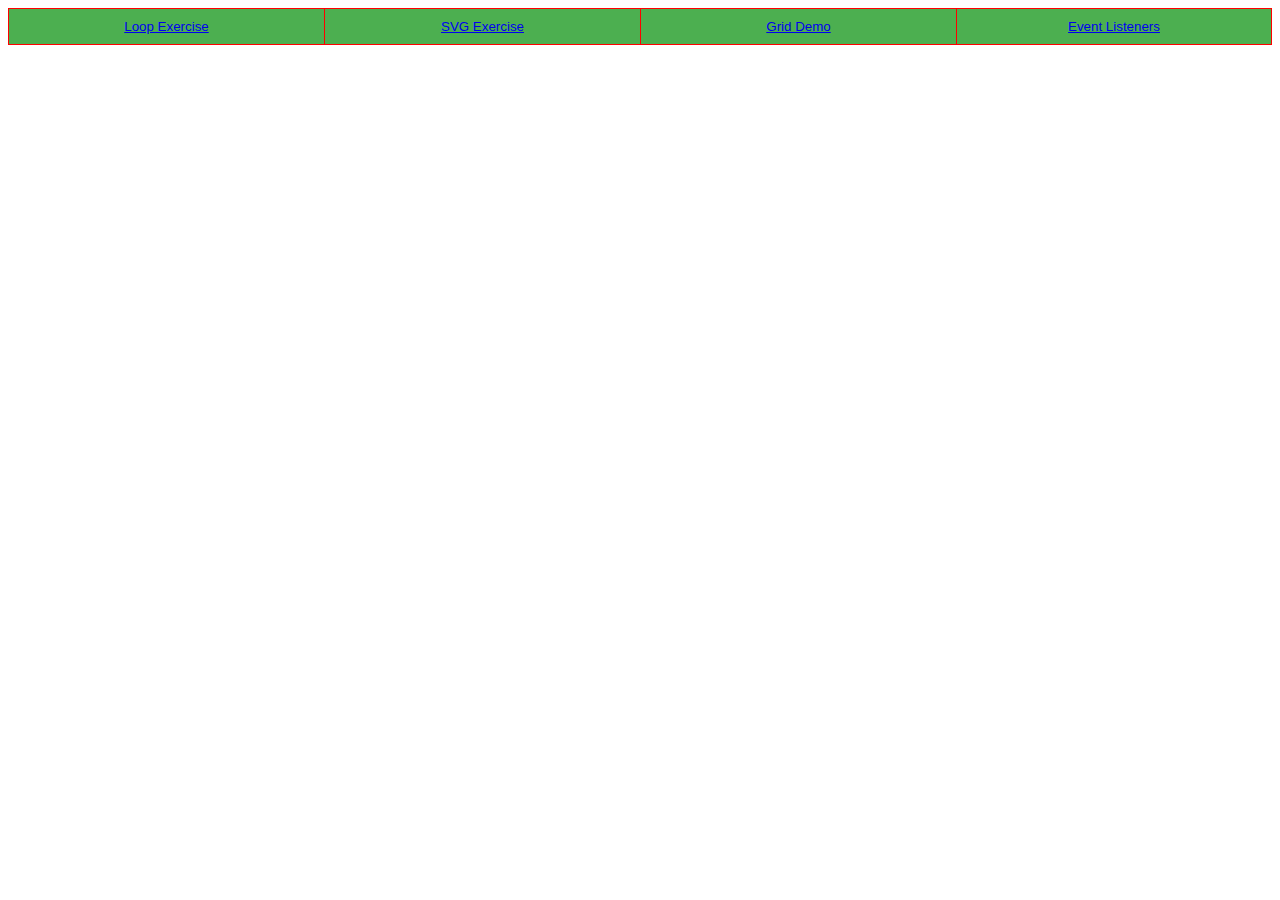
<file: Documentation/index.html>
<!DOCTYPE html>
<html lang="en">
<head>
  <link rel="stylesheet" href="stylesheet.css">
  <meta charset="UTF-8">
  <meta name="viewport" content="width=device-width, initial-scale=1.0">
  <meta http-equiv="X-UA-Compatible" content="ie=edge">
  <title>Document</title>
</head>

  <body>

    <div class="btn-group" style="width:100%">
      <button style="width:25%"><a href="loop/index.html">Loop Exercise</a></button>
      <button style="width:25%"><a href="SVG/svgindex.html">SVG Exercise</a></button>
      <button style="width:25%"><a href="Grid/index.html">Grid Demo</a></button>
      <button style="width:25%"><a href="Event/index.html">Event Listeners</a></button>
    </div>

  </body>
</html>
</file>
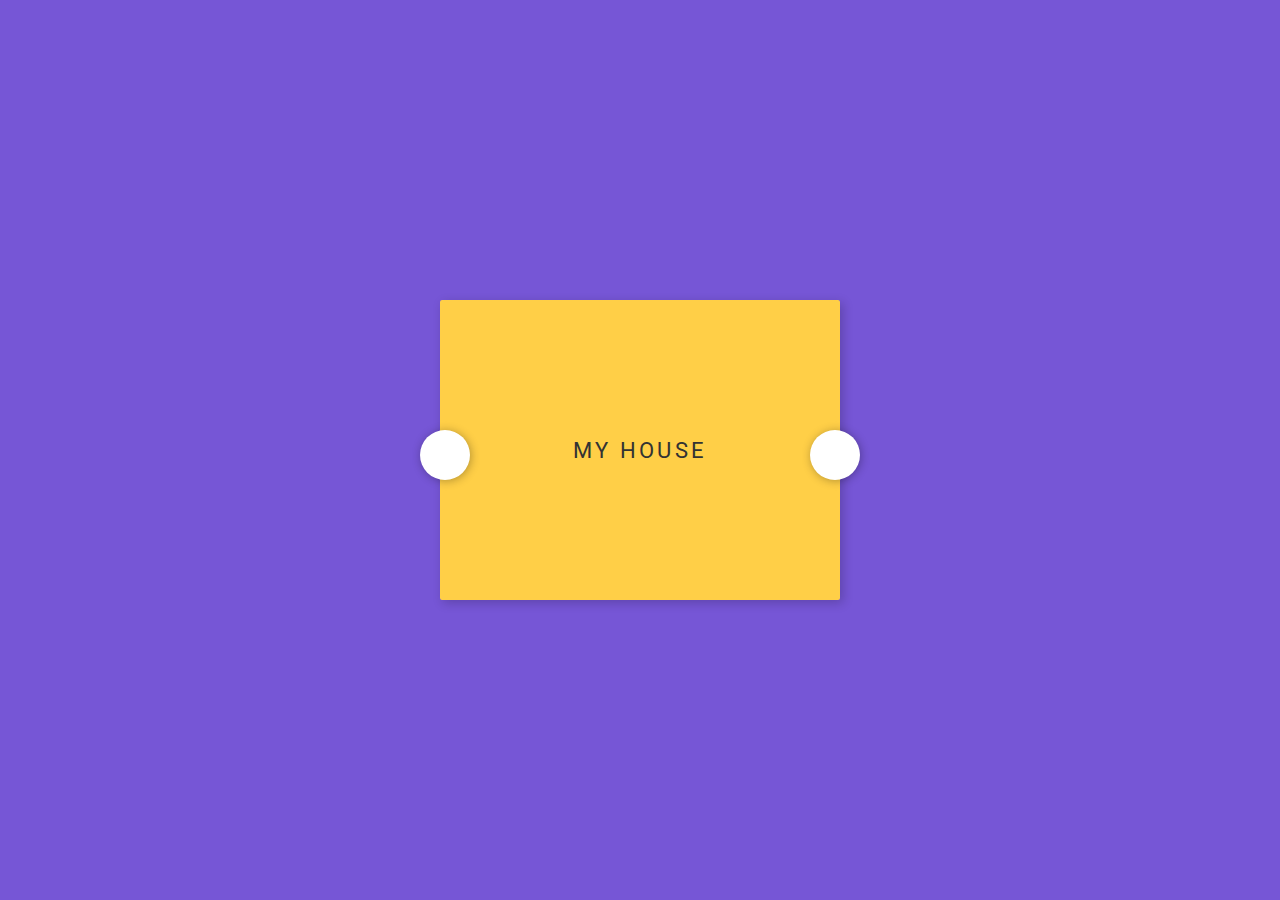
<file: Laurelhouse/index.html>
<!DOCTYPE html>
<html lang="en">
<head>
  <link rel="stylesheet" href="stylesheet.css">
  <meta charset="UTF-8">
  <meta name="viewport" content="width=device-width, initial-scale=1.0">
  <meta http-equiv="X-UA-Compatible" content="ie=edge">
  <title>Document</title>
</head>
<body>
  <div id="slider" class="slider">
  <div class="wrapper">
    <div id="slides" class="slides">
      <span class="slide">MY HOUSE</span>
      <span class="slide">IS THE</span>
      <span class="slide">OBJECT</span>
      <span class="slide">OF THE</span>
      <span class="slide">SUBJECT</span>
    </div>
  </div>
  <a id="prev" class="control prev"></a>
  <a id="next" class="control next"></a>
</div>
<script src="script.js"></script>
</body>
</html>
</file>
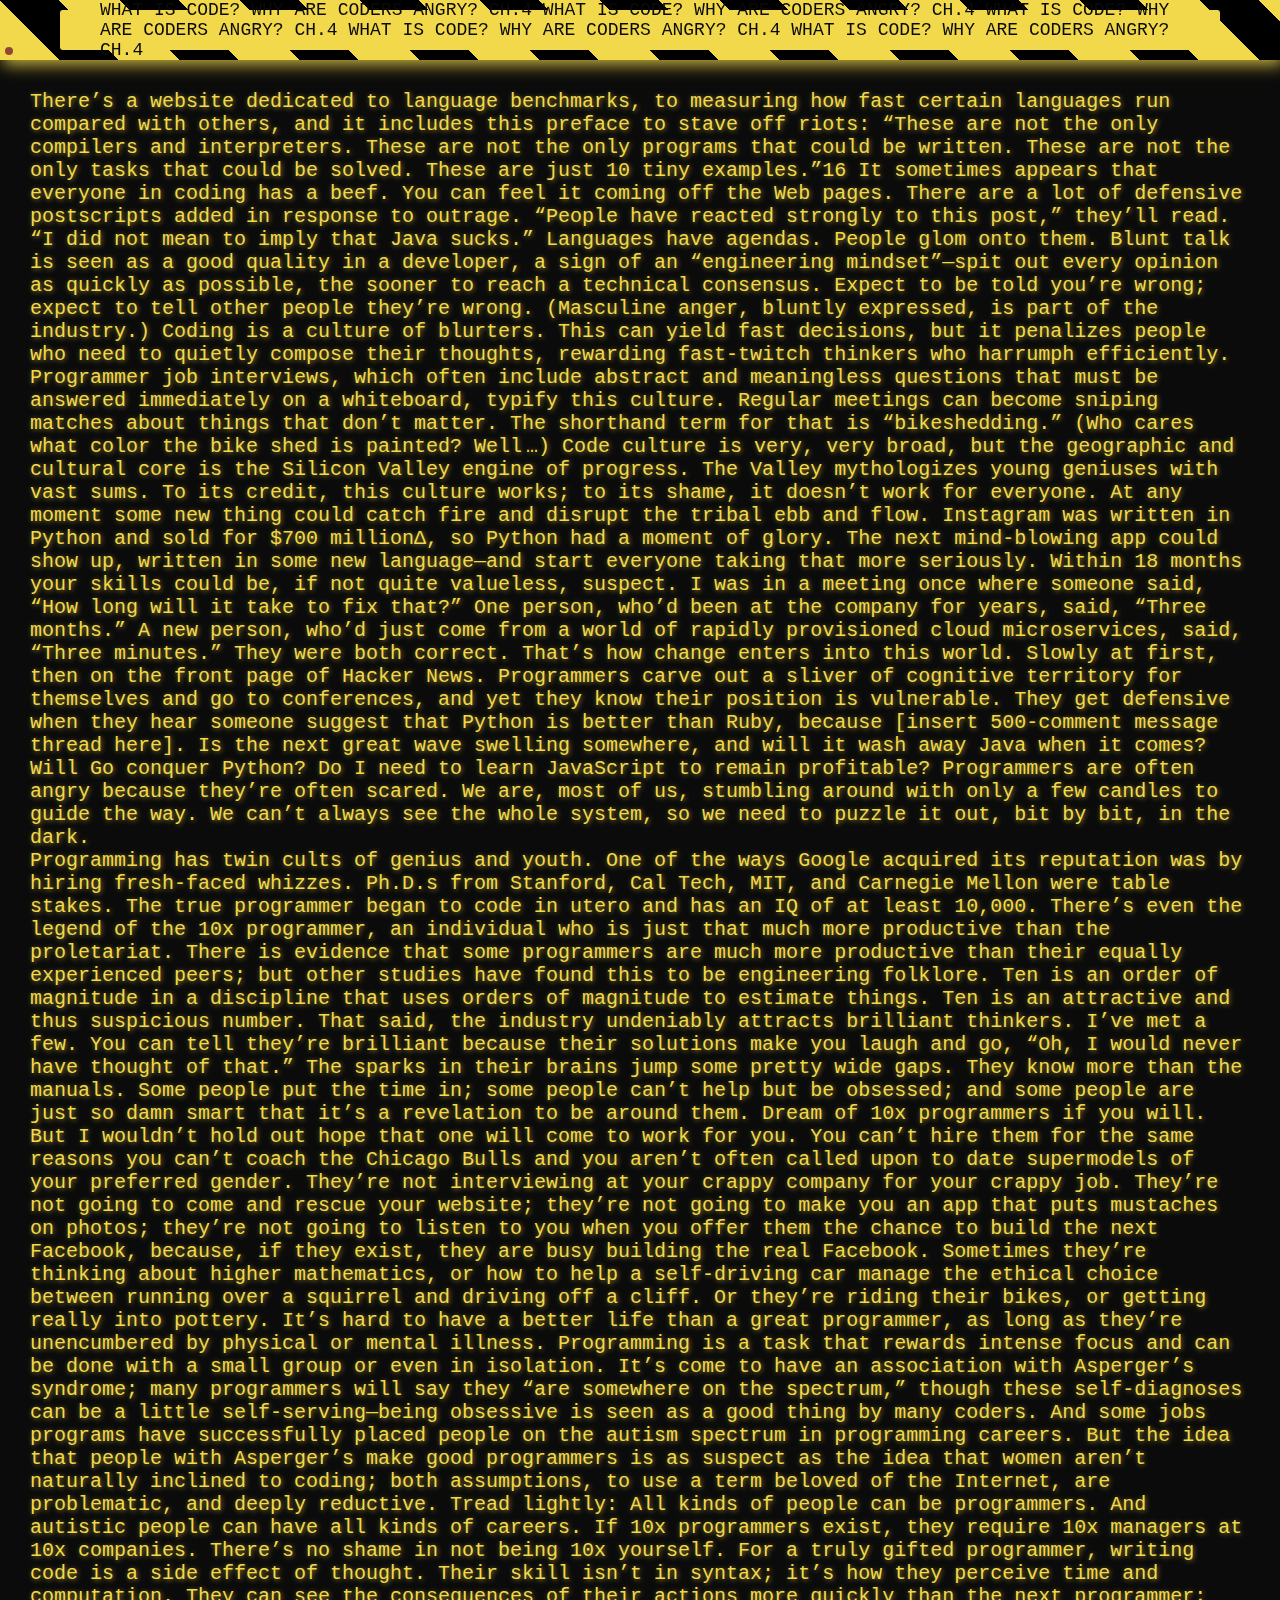
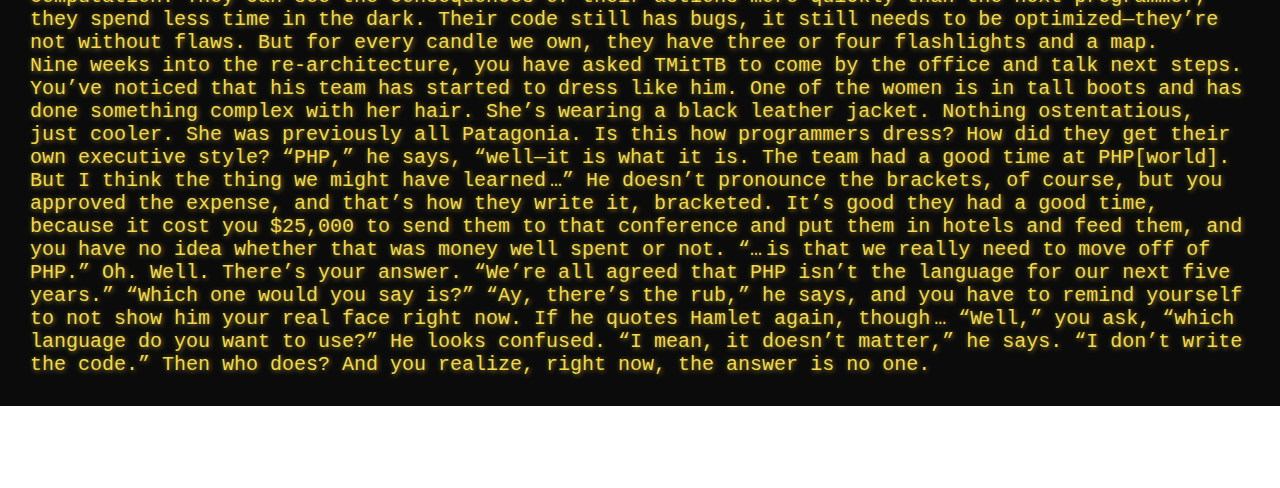
<file: project1/index.html>
<!DOCTYPE html>
<html lang="en">
<head>
  <link rel="stylesheet" href="style.css">
  <meta charset="UTF-8">
  <meta name="viewport" content="width=device-width, initial-scale=1.0">
  <meta http-equiv="X-UA-Compatible" content="ie=edge">
  <title>Document</title>

</head>
<body>
  <div class="biohazard-header">
  <div class="pin"></div>
  <div class="header-container">
    <div class="left">
      <i class="logo fas fa-biohazard"></i>
      WHAT IS CODE? WHY ARE CODERS ANGRY? CH.4
      WHAT IS CODE? WHY ARE CODERS ANGRY? CH.4
      WHAT IS CODE? WHY ARE CODERS ANGRY? CH.4
      WHAT IS CODE? WHY ARE CODERS ANGRY? CH.4
      WHAT IS CODE? WHY ARE CODERS ANGRY? CH.4
    </div>
    <div class="right">
    </div>
  </div>
</div>
<div class="content">
  <p>There’s a website dedicated to language benchmarks, to measuring how fast certain languages run compared with others, and it includes this preface to stave off riots: “These are not the only compilers and interpreters. These are not the only programs that could be written. These are not the only tasks that could be solved. These are just 10 tiny examples.”16

It sometimes appears that everyone in coding has a beef. You can feel it coming off the Web pages. There are a lot of defensive postscripts added in response to outrage. “People have reacted strongly to this post,” they’ll read. “I did not mean to imply that Java sucks.”

Languages have agendas. People glom onto them. Blunt talk is seen as a good quality in a developer, a sign of an “engineering mindset”—spit out every opinion as quickly as possible, the sooner to reach a technical consensus. Expect to be told you’re wrong; expect to tell other people they’re wrong. (Masculine anger, bluntly expressed, is part of the industry.)


Coding is a culture of blurters. This can yield fast decisions, but it penalizes people who need to quietly compose their thoughts, rewarding fast-twitch thinkers who harrumph efficiently. Programmer job interviews, which often include abstract and meaningless questions that must be answered immediately on a whiteboard, typify this culture. Regular meetings can become sniping matches about things that don’t matter. The shorthand term for that is “bikeshedding.” (Who cares what color the bike shed is painted? Well …)

Code culture is very, very broad, but the geographic and cultural core is the Silicon Valley engine of progress. The Valley mythologizes young geniuses with vast sums. To its credit, this culture works; to its shame, it doesn’t work for everyone.


At any moment some new thing could catch fire and disrupt the tribal ebb and flow. Instagram was written in Python and sold for $700 millionΔ, so Python had a moment of glory. The next mind-blowing app could show up, written in some new language—and start everyone taking that more seriously. Within 18 months your skills could be, if not quite valueless, suspect.

I was in a meeting once where someone said, “How long will it take to fix that?” One person, who’d been at the company for years, said, “Three months.” A new person, who’d just come from a world of rapidly provisioned cloud microservices, said, “Three minutes.” They were both correct. That’s how change enters into this world. Slowly at first, then on the front page of Hacker News.


Programmers carve out a sliver of cognitive territory for themselves and go to conferences, and yet they know their position is vulnerable. They get defensive when they hear someone suggest that Python is better than Ruby, because [insert 500-comment message thread here]. Is the next great wave swelling somewhere, and will it wash away Java when it comes? Will Go conquer Python? Do I need to learn JavaScript to remain profitable? Programmers are often angry because they’re often scared. We are, most of us, stumbling around with only a few candles to guide the way. We can’t always see the whole system, so we need to puzzle it out, bit by bit, in the dark.</p>
  <p>Programming has twin cults of genius and youth. One of the ways Google acquired its reputation was by hiring fresh-faced whizzes. Ph.D.s from Stanford, Cal Tech, MIT, and Carnegie Mellon were table stakes. The true programmer began to code in utero and has an IQ of at least 10,000.

There’s even the legend of the 10x programmer, an individual who is just that much more productive than the proletariat. There is evidence that some programmers are much more productive than their equally experienced peers; but other studies have found this to be engineering folklore. Ten is an order of magnitude in a discipline that uses orders of magnitude to estimate things. Ten is an attractive and thus suspicious number.

That said, the industry undeniably attracts brilliant thinkers. I’ve met a few. You can tell they’re brilliant because their solutions make you laugh and go, “Oh, I would never have thought of that.” The sparks in their brains jump some pretty wide gaps. They know more than the manuals. Some people put the time in; some people can’t help but be obsessed; and some people are just so damn smart that it’s a revelation to be around them.

Dream of 10x programmers if you will. But I wouldn’t hold out hope that one will come to work for you. You can’t hire them for the same reasons you can’t coach the Chicago Bulls and you aren’t often called upon to date supermodels of your preferred gender. They’re not interviewing at your crappy company for your crappy job. They’re not going to come and rescue your website; they’re not going to make you an app that puts mustaches on photos; they’re not going to listen to you when you offer them the chance to build the next Facebook, because, if they exist, they are busy building the real Facebook. Sometimes they’re thinking about higher mathematics, or how to help a self-driving car manage the ethical choice between running over a squirrel and driving off a cliff. Or they’re riding their bikes, or getting really into pottery. It’s hard to have a better life than a great programmer, as long as they’re unencumbered by physical or mental illness.

Programming is a task that rewards intense focus and can be done with a small group or even in isolation. It’s come to have an association with Asperger’s syndrome; many programmers will say they “are somewhere on the spectrum,” though these self-diagnoses can be a little self-serving—being obsessive is seen as a good thing by many coders. And some jobs programs have successfully placed people on the autism spectrum in programming careers. But the idea that people with Asperger’s make good programmers is as suspect as the idea that women aren’t naturally inclined to coding; both assumptions, to use a term beloved of the Internet, are problematic, and deeply reductive. Tread lightly: All kinds of people can be programmers. And autistic people can have all kinds of careers.

If 10x programmers exist, they require 10x managers at 10x companies. There’s no shame in not being 10x yourself.

For a truly gifted programmer, writing code is a side effect of thought. Their skill isn’t in syntax; it’s how they perceive time and computation. They can see the consequences of their actions more quickly than the next programmer; they spend less time in the dark. Their code still has bugs, it still needs to be optimized—they’re not without flaws. But for every candle we own, they have three or four flashlights and a map.</p>
  <p>Nine weeks into the re-architecture, you have asked TMitTB to come by the office and talk next steps.

You’ve noticed that his team has started to dress like him. One of the women is in tall boots and has done something complex with her hair. She’s wearing a black leather jacket. Nothing ostentatious, just cooler. She was previously all Patagonia. Is this how programmers dress? How did they get their own executive style?

“PHP,” he says, “well—it is what it is. The team had a good time at PHP[world]. But I think the thing we might have learned …”

He doesn’t pronounce the brackets, of course, but you approved the expense, and that’s how they write it, bracketed. It’s good they had a good time, because it cost you $25,000 to send them to that conference and put them in hotels and feed them, and you have no idea whether that was money well spent or not.

“… is that we really need to move off of PHP.”

Oh. Well. There’s your answer.

“We’re all agreed that PHP isn’t the language for our next five years.”

“Which one would you say is?”

“Ay, there’s the rub,” he says, and you have to remind yourself to not show him your real face right now. If he quotes Hamlet again, though …

“Well,” you ask, “which language do you want to use?”

He looks confused. “I mean, it doesn’t matter,” he says. “I don’t write the code.”

Then who does? And you realize, right now, the answer is no one.</p>
</div>
<div class="leak">
  NO ONE REALLY KNOWS
</div>
<script src="script.js"></script>
</body>
</html>
</file>
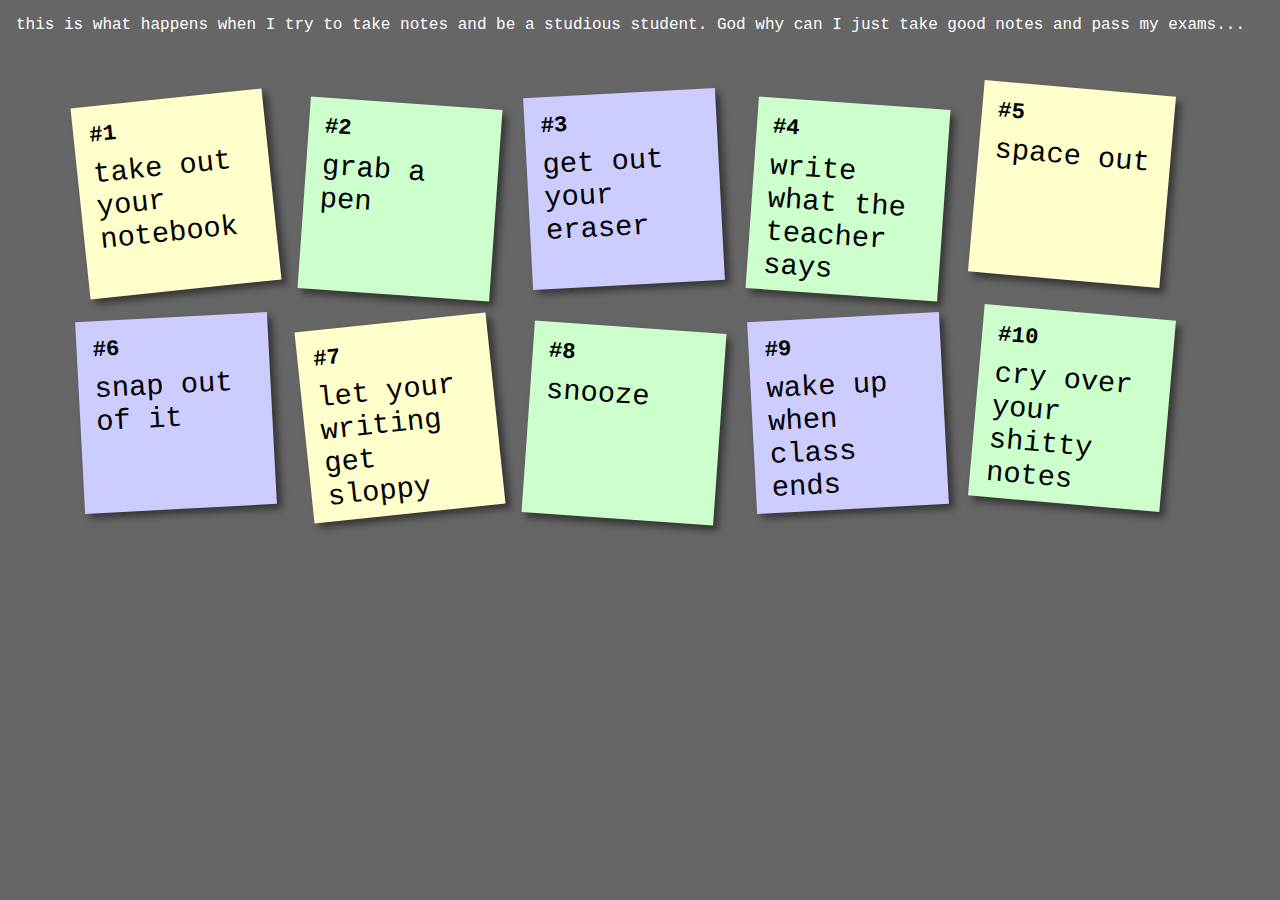
<file: project3/index.html>
<!DOCTYPE html>
<html lang="en">
<head>
  <link rel="stylesheet" href="stylesheet.css">
  <meta charset="UTF-8">
  <meta name="viewport" content="width=device-width, initial-scale=1.0">
  <meta http-equiv="X-UA-Compatible" content="ie=edge">
  <title>Document</title>
</head>
<body>
<p> this is what happens when I try to take notes and be a studious student. God why can I just take good notes and pass my exams... </p>
<ul>
   <li>
     <a href="#" id="one">
       <h2>#1</h2>
       <p>take out your notebook</p>
     </a>
   </li>
   <li>
     <a href="#" id="two">
       <h2>#2</h2>
       <p>grab a pen</p>
     </a>
   </li>
   <li>
     <a href="#" id="three">
       <h2>#3</h2>
       <p>get out your eraser</p>
     </a>
   </li>
   <li>
     <a href="#" id="four">
       <h2>#4</h2>
       <p>write what the teacher says</p>
     </a>
   </li>
   <li>
     <a href="#" id="five">
       <h2>#5</h2>
       <p>space out</p>
     </a>
   </li>
   <li>
     <a href="#" id="six">
       <h2>#6</h2>
       <p>snap out of it</p>
     </a>
   </li>
   <li>
     <a href="#" id="seven">
       <h2>#7</h2>
       <p>let your writing get sloppy</p>
     </a>
   </li>
   <li>
     <a href="#" id="eight">
       <h2>#8</h2>
       <p>snooze</p>
     </a>
   </li>
   <li>
     <a href="#" id="nine">
       <h2>#9</h2>
       <p>wake up when class ends</p>
     </a>
   </li>
   <li>
     <a href="#" id="ten">
       <h2>#10</h2>
       <p>cry over your shitty notes</p>
     </a>
   </li>
 </ul>
 <script src="script.js"></script>
 </body>
 </html>
</file>
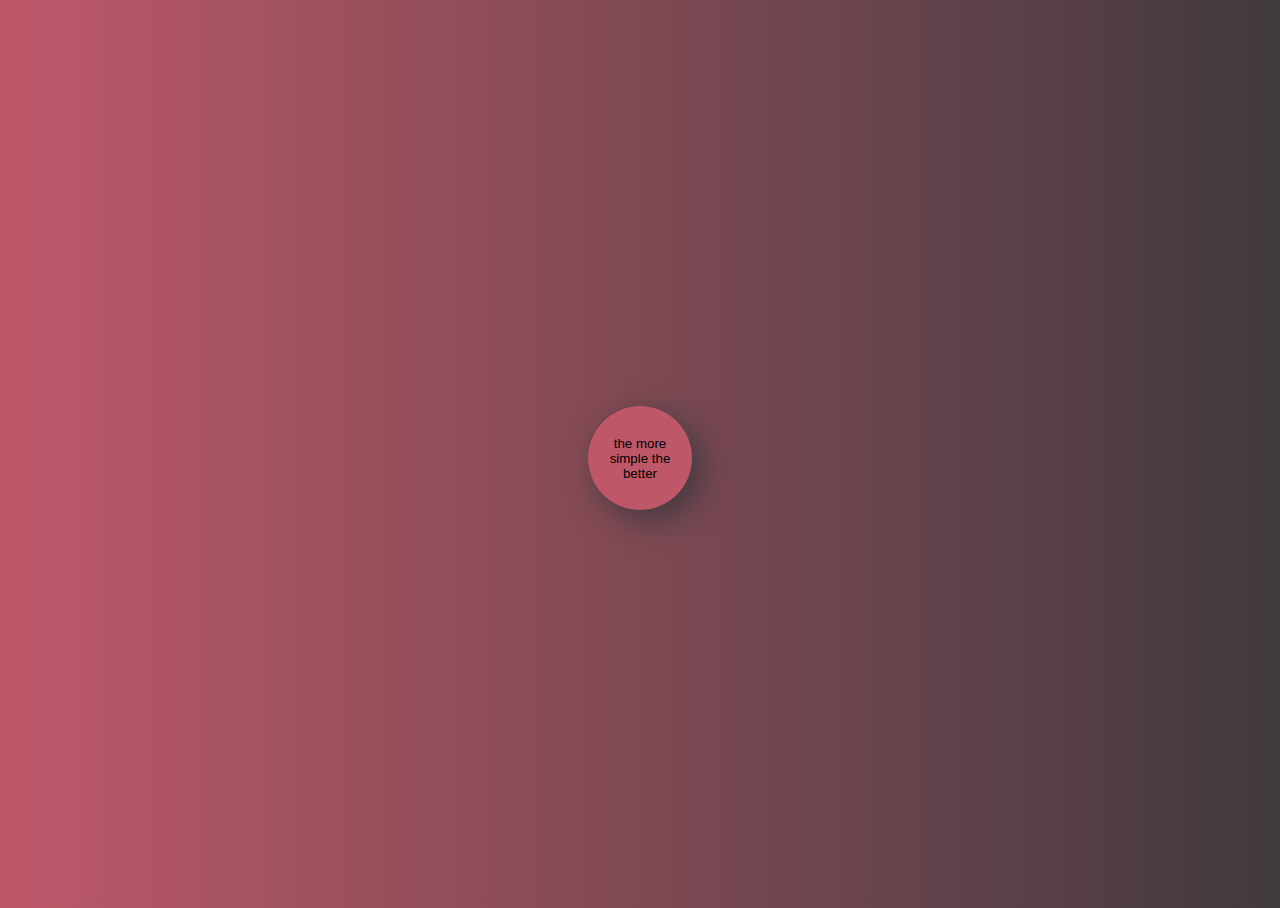
<file: vernacular/index.html>
<!DOCTYPE html>
<html lang="en">
<head>
  <meta charset="UTF-8">
  <meta name="viewport" content="width=device-width, initial-scale=1.0">
  <meta http-equiv="X-UA-Compatible" content="ie=edge">
  <title>Document</title>
  <link rel="stylesheet" href="stylesheet.css">
</head>
<body>
  <button>the more simple the better</button>
</body>
</html>
</file>
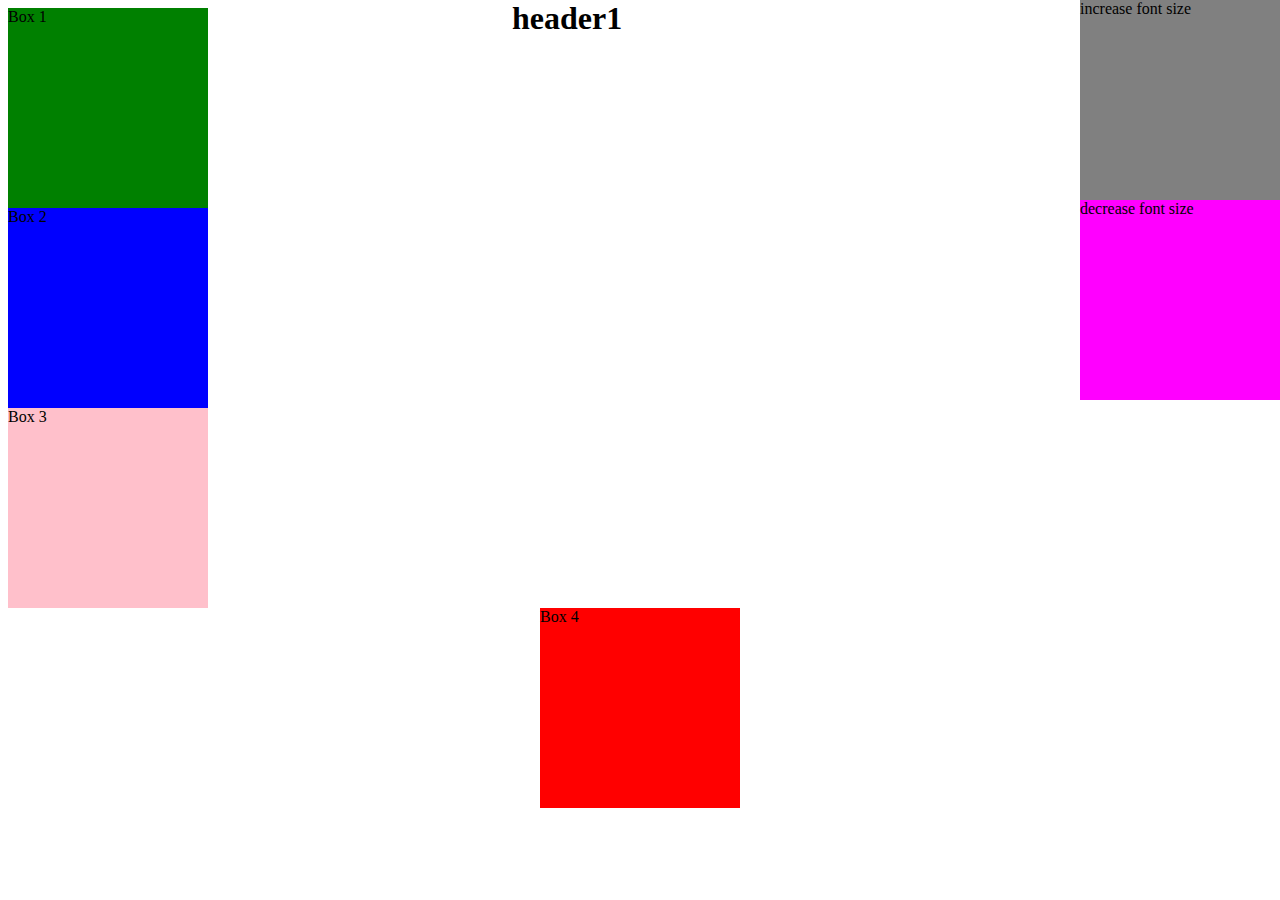
<file: Documentation/Event/index.html>
<!DOCTYPE html>
<html lang="en">
  <head>
    <meta charset="UTF-8" />
    <meta name="viewport" content="width=device-width, initial-scale=1.0" />
    <meta http-equiv="X-UA-Compatible" content="ie=edge" />
    <title>Document</title>
    <link rel="stylesheet" href="style.css" />
  </head>
  <body>
    <div id="b1" class="box1" onclick="changeColor()">Box 1</div>
    <div id="b2" class="box2">Box 2</div>

    <div id="b3" class="box3">Box 3</div>
    <div id="b4" class="box4">Box 4</div>

    <div id="headercontainer">
      <div id="b5" class="box5">increase font size</div>
      <div id="b6" class="box6">decrease font size</div>
    </div>
    <h1 id="header">header1</h1>
    <script src="main.js"></script>
  </body>
</html>
</file>
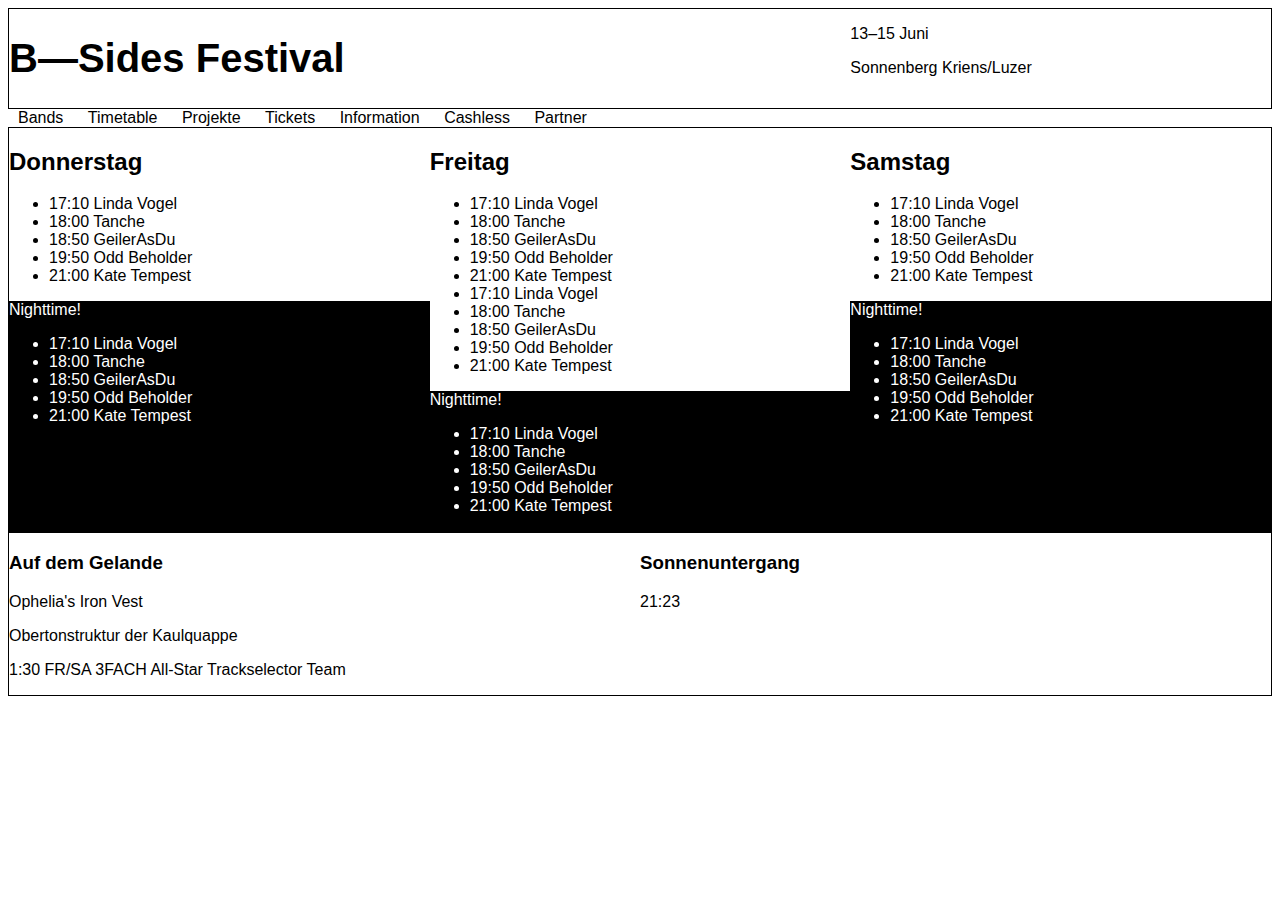
<file: Documentation/Grid/index.html>
<!DOCTYPE html>
<html>
  <head>
    <title>CSS Grid Demo</title>
    <link href="style.css" rel="stylesheet" type="text/css">
  </head>
  <body>
    <header>
      <h1>B&mdash;Sides Festival</h1>
      <div>
        <p>13&ndash;15 Juni</p>
        <p>Sonnenberg Kriens/Luzer</p>
      </div>
      <!-- <p>13&ndash;15 Juni</p>
      <p>Sonnenberg Kriens/Luzer</p> -->
    </header>
    <nav>
      <a>Bands</a>
      <a>Timetable</a>
      <a>Projekte</a>
      <a>Tickets</a>
      <a>Information</a>
      <a>Cashless</a>
      <a>Partner</a>
    </nav>
    <main>
      <!-- Column 1 -->
      <div>
        <!-- Row 1 -->
        <div class="day">
          <h2>Donnerstag</h2>
          <ul>
            <li>17:10 Linda Vogel</li>
            <li>18:00 Tanche </li>
            <li>18:50 GeilerAsDu</li>
            <li>19:50 Odd Beholder</li>
            <li>21:00 Kate Tempest</li>
          </ul>
        </div>
        <!-- Row 2 -->
        <div class="night">
          Nighttime!
          <ul>
            <li>17:10 Linda Vogel</li>
            <li>18:00 Tanche </li>
            <li>18:50 GeilerAsDu</li>
            <li>19:50 Odd Beholder</li>
            <li>21:00 Kate Tempest</li>
          </ul>
        </div>
      </div>
      <!-- Column 2 -->
      <div>
        <!-- Row 1 -->
        <div class="day">
          <h2>Freitag</h2>
          <ul>
            <li>17:10 Linda Vogel</li>
            <li>18:00 Tanche </li>
            <li>18:50 GeilerAsDu</li>
            <li>19:50 Odd Beholder</li>
            <li>21:00 Kate Tempest</li>
            <li>17:10 Linda Vogel</li>
            <li>18:00 Tanche </li>
            <li>18:50 GeilerAsDu</li>
            <li>19:50 Odd Beholder</li>
            <li>21:00 Kate Tempest</li>
          </ul>
        </div>
        <!-- Row 2 -->
        <div class="night">
          Nighttime!
          <ul>
            <li>17:10 Linda Vogel</li>
            <li>18:00 Tanche </li>
            <li>18:50 GeilerAsDu</li>
            <li>19:50 Odd Beholder</li>
            <li>21:00 Kate Tempest</li>
          </ul>
        </div>
      </div>
      <!-- Column 3 -->
      <div>
        <!-- Row 1 -->
        <div class="day">
          <h2>Samstag</h2>
          <ul>
            <li>17:10 Linda Vogel</li>
            <li>18:00 Tanche </li>
            <li>18:50 GeilerAsDu</li>
            <li>19:50 Odd Beholder</li>
            <li>21:00 Kate Tempest</li>
          </ul>
        </div>
        <!-- Row 2 -->
        <div class="night">
          Nighttime!
          <ul>
            <li>17:10 Linda Vogel</li>
            <li>18:00 Tanche </li>
            <li>18:50 GeilerAsDu</li>
            <li>19:50 Odd Beholder</li>
            <li>21:00 Kate Tempest</li>
          </ul>
        </div>
      </div>
    </main>
    <footer>
      <div>
        <h3>Auf dem Gelande</h3>
        <p>Ophelia's Iron Vest</p>
        <p>Obertonstruktur der Kaulquappe</p>
        <p>1:30 FR/SA 3FACH All-Star Trackselector Team</p>
      </div>
      <div>
        <h3>Sonnenuntergang</h3>
        <p>21:23</p>
      </div>
    </footer>
  </body>
</html>
</file>
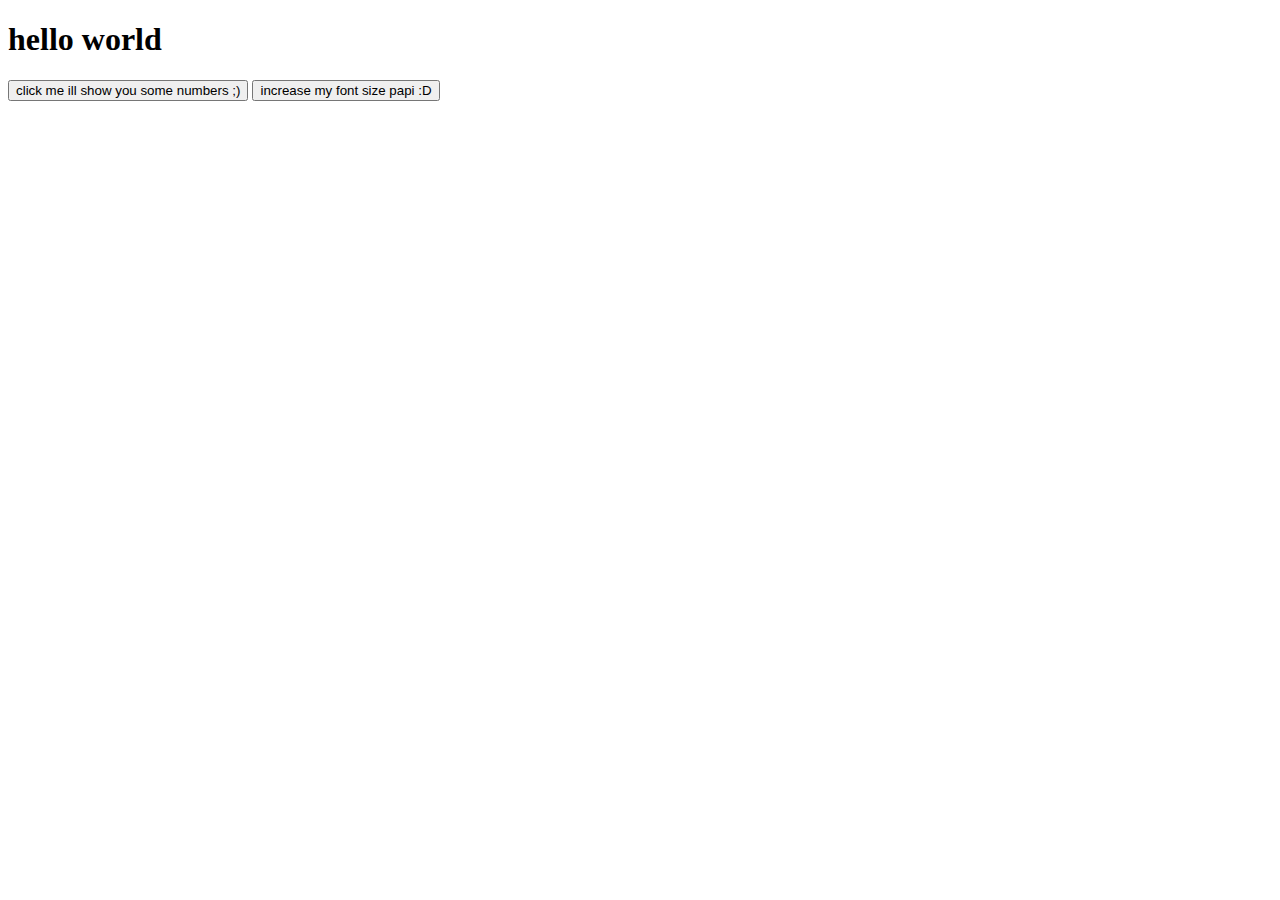
<file: Documentation/loop/index.html>
<!DOCTYPE html>
<html lang="en">
<head>
  <meta charset="UTF-8">
  <meta name="viewport" content="width=device-width, initial-scale=1.0">
  <meta http-equiv="X-UA-Compatible" content="ie=edge">
  <title>Document</title>
</head>
<body>
  <h1 id="header">hello world </h1>
  <!-- the testing is the javascript you want to run on the onclick -->
  <button onclick="testing()">click me ill show you some numbers ;)</button>
  <button onclick="fontSize()">increase my font size papi :D</button>
  <script src="script.js"></script>
</body>
</html>
</file>
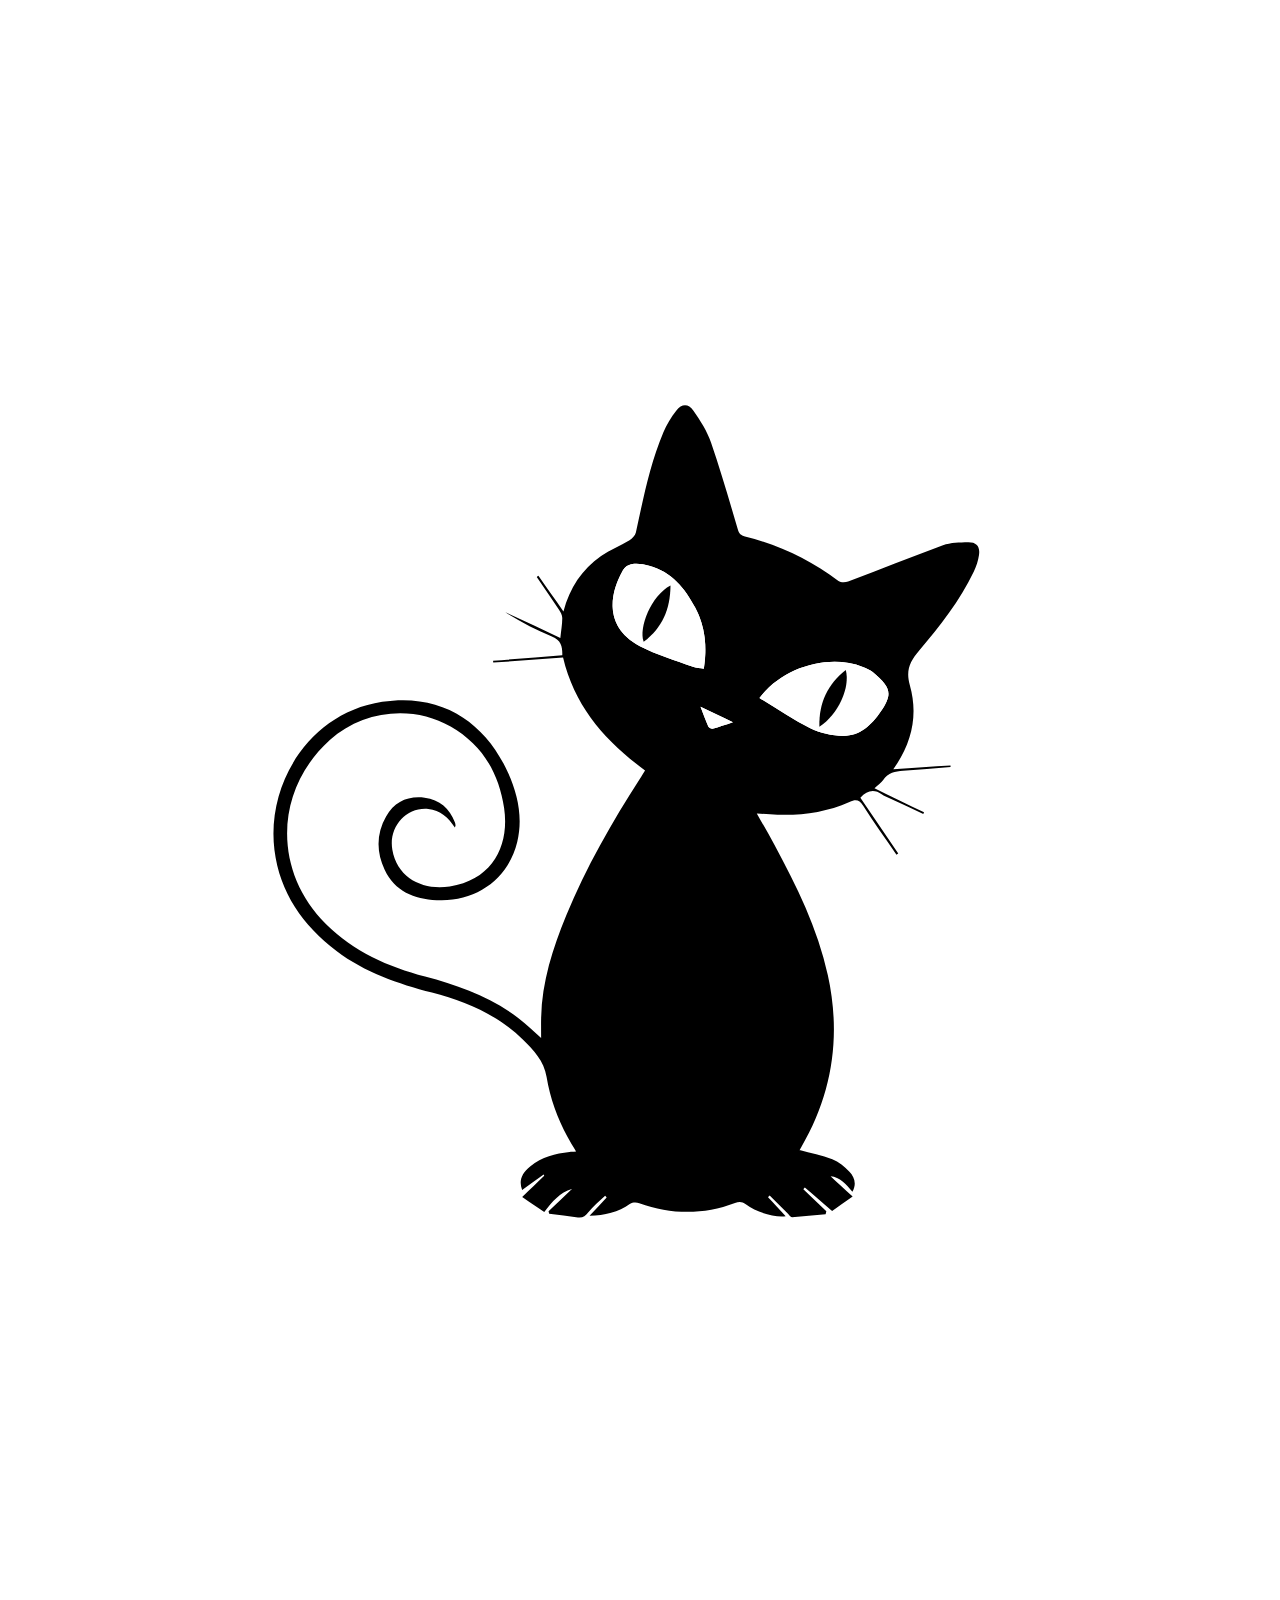
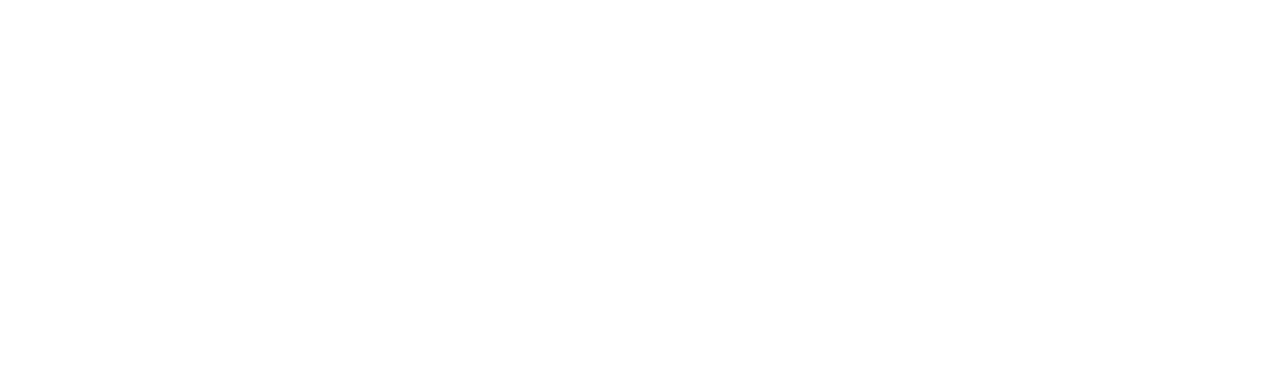
<file: Documentation/SVG/svgindex.html>
<!DOCTYPE html>
<html lang="en">
<head>
  <link rel="stylesheet" href="./svgstylesheet.css">
</head>
  <body>
    <svg version="1.1" id="Layer_1" xmlns="http://www.w3.org/2000/svg" xmlns:xlink="http://www.w3.org/1999/xlink" x="0px" y="0px"
    	 viewBox="0 0 792 1224" style="enable-background:new 0 0 792 1224;" xml:space="preserve">
    	<path class="st0" d="M652.5,821.8c-170.33,0-340.67,0-511,0c0-206,0-412,0-618c170.33,0,340.67,0,511,0
    		C652.5,409.8,652.5,615.8,652.5,821.8z M364.4,756.74c9.55-0.11,17.95-2.19,25.38-7.51c1.35-0.97,4.04-1.01,5.73-0.4
    		c20.03,7.17,40.02,7.44,59.98-0.08c2.53-0.95,4.33-1.04,6.75,0.76c7.03,5.23,17.89,8.32,25.01,7.48c-3.87-4.15-7.47-8-11.06-11.85
    		c0.35-0.34,0.69-0.69,1.04-1.03c3.67,3.61,7.34,7.23,11.02,10.83c0.99,0.97,2.06,2.76,3.01,2.71c7.02-0.4,14.02-1.17,21.02-1.82
    		c0.15-0.65,0.29-1.29,0.44-1.94c-4.8-4.58-9.6-9.16-14.4-13.74c0.31-0.36,0.63-0.72,0.94-1.09c5.4,4.64,10.8,9.28,17.08,14.67
    		c3.37-2.37,7.57-5.32,12.86-9.05c-5.32-4.92-9.72-8.98-13.82-12.77c5.78,0.57,9.79,4.87,13.66,9.82c2.83-5.03,1.28-9.31-1.85-12.58
    		c-3.04-3.17-6.73-6.24-10.73-7.82c-6.5-2.56-13.5-3.87-20.54-5.78c0.07,0.47-0.03,0.27,0.03,0.15c0.38-0.74,0.79-1.46,1.2-2.18
    		c19.6-33.73,24.82-69.73,16.49-107.66c-6.41-29.14-19.49-55.66-33.54-81.72c-3.43-6.36-7.07-12.6-10.96-19.51
    		c3.38,0.23,5.87,0.4,8.35,0.58c17.18,1.22,33.9-0.83,49.73-7.8c4.14-1.82,6.12-1.43,8.6,2.44c6.68,10.42,13.87,20.5,20.86,30.72
    		c0.37-0.25,0.74-0.49,1.11-0.74c-7.94-11.7-15.88-23.4-23.74-34.97c4.2-4.57,8.55-5.69,13.59-2c1.19,0.87,2.64,1.39,4,2.02
    		c7.28,3.37,14.57,6.73,21.85,10.09c0.15-0.33,0.31-0.67,0.46-1c-10.21-4.99-20.43-9.97-31.05-15.16c2.15-1.98,4.16-3.3,5.45-5.13
    		c3.11-4.44,7.5-5.39,12.47-5.72c9.92-0.66,19.83-1.6,29.75-2.42c-0.02-0.29-0.03-0.57-0.05-0.86c-11.57,0.73-23.13,1.45-35.83,2.25
    		c12.05-16.73,15.51-34.41,10.36-52.61c-2.71-9.57,0.18-15.05,5.87-21.75c13.03-15.33,25.47-31.22,34.24-49.53
    		c1.56-3.25,2.7-6.84,3.22-10.4c0.78-5.35-1.5-8.08-6.87-7.98c-5.27,0.1-10.87,0.12-15.71,1.89c-19.92,7.27-39.59,15.26-59.42,22.78
    		c-1.77,0.67-4.68,0.7-6.06-0.33c-17.69-13.2-37.2-22.51-58.57-27.9c-2.6-0.65-3.68-1.59-4.47-4.29
    		c-5.36-18.28-10.63-36.6-16.82-54.61c-2.43-7.07-6.67-13.71-11.01-19.89c-3.24-4.61-7.32-4.46-10.79-0.01
    		c-3.23,4.13-6.05,8.79-8.09,13.62c-8.48,20.15-12.58,41.53-17.19,62.77c-0.39,1.81-2.27,3.75-3.97,4.76
    		c-5.84,3.46-12.29,6-17.83,9.86c-11.94,8.33-19.63,19.93-23.59,34.78c-5.51-7.84-10.6-15.07-15.68-22.3
    		c-0.35,0.24-0.69,0.48-1.04,0.72c4.63,6.78,9.32,13.51,13.84,20.36c1.04,1.58,2.17,3.53,2.15,5.3c-0.03,4.07-0.74,8.13-1.21,12.48
    		c-11.6-5.39-23.02-10.69-34.45-16c9.41,5.73,19.05,10.99,29.16,15.11c5.95,2.42,6.61,6.39,6.52,11.71
    		c-14.61,1.19-28.99,2.36-43.37,3.53c0.03,0.38,0.06,0.77,0.09,1.15c14.55-1.07,29.1-2.14,43.76-3.22
    		c7.23,30.75,26.64,52.63,51.36,70.75c-1.22,1.99-2.14,3.55-3.11,5.07c-17.64,27.45-33.89,55.66-46.28,85.92
    		c-8.4,20.51-15.18,41.49-15.71,63.96c-0.1,4.13-0.01,8.27-0.01,12.66c-4.95-4.33-9.27-8.51-13.98-12.17
    		c-17.41-13.55-37.76-20.67-58.73-26.3c-23.26-6.24-44.69-15.56-62.16-32.95c-33.23-33.08-32.32-83.83,2.47-115.2
    		c20.59-18.57,51.67-22.26,75.69-8.48c19.65,11.27,30.23,28.86,33.51,51.01c3.36,22.61-6.29,44.77-34.03,49.17
    		c-16.29,2.58-32.87-4.69-36.02-23.12c-2.4-14.01,8.66-26.79,22.55-25.43c7.49,0.73,12.6,5.38,16.66,11.58
    		c0.22-0.59,0.43-0.88,0.41-1.16c-0.05-0.65-0.12-1.33-0.35-1.93c-3.36-8.81-9.58-14.35-19.01-15.52
    		c-10.35-1.29-18.81,2.41-24.07,11.56c-6.25,10.86-6.25,22.4-0.98,33.53c6.41,13.53,18.4,18.34,32.59,19.14
    		c24.51,1.38,44.93-13.21,50.48-36.49c3.59-15.06,0.48-29.46-5.67-43.22c-14.17-31.7-41.67-50.34-78.95-44.6
    		c-45.98,7.08-72.6,51.81-67.51,92.79c3.31,26.63,17.76,47.19,38.9,63.27c17.82,13.55,38.52,20.41,59.79,26.14
    		c21.06,5.67,41.02,13.76,56.93,29.36c6.73,6.6,13.28,13.45,14.91,23.52c2.14,13.22,6.77,25.65,13.07,37.45
    		c1.6,3,3.42,5.89,5.4,9.26c-1.85,0.13-2.98,0.18-4.1,0.3c-8.89,0.95-17.33,3.23-24.49,8.87c-5.82,4.59-7.32,9.53-5.21,14.87
    		c4.41-3.15,8.95-6.39,13.48-9.64c0.12,0.23,0.25,0.46,0.37,0.7c-4.35,4.2-8.71,8.4-13.81,13.32c5.37,3.69,9.52,6.54,13.82,9.49
    		c4.98-6.7,9.81-12.25,17.33-14.48c-4.93,4.69-9.78,9.31-14.64,13.93c0.13,0.56,0.27,1.12,0.4,1.68c6.01,0.76,12.02,1.53,18.03,2.28
    		c2.89,0.36,4.61-0.76,6.51-3.23c2.97-3.87,6.96-6.98,10.51-10.4c0.32,0.35,0.63,0.69,0.95,1.04
    		C371.53,749.08,367.96,752.91,364.4,756.74z"/>
    	<path d="M364.4,756.74c3.57-3.83,7.13-7.66,10.7-11.49c-0.32-0.35-0.63-0.69-0.95-1.04c-3.56,3.43-7.54,6.53-10.51,10.4
    		c-1.9,2.47-3.62,3.59-6.51,3.23c-6.01-0.76-12.02-1.52-18.03-2.28c-0.13-0.56-0.27-1.12-0.4-1.68c4.85-4.62,9.71-9.24,14.64-13.93
    		c-7.52,2.23-12.36,7.78-17.33,14.48c-4.3-2.96-8.45-5.8-13.82-9.49c5.1-4.92,9.45-9.12,13.81-13.32c-0.12-0.23-0.25-0.46-0.37-0.7
    		c-4.54,3.24-9.08,6.49-13.48,9.64c-2.1-5.34-0.61-10.28,5.21-14.87c7.16-5.64,15.6-7.92,24.49-8.87c1.12-0.12,2.25-0.17,4.1-0.3
    		c-1.97-3.37-3.8-6.26-5.4-9.26c-6.3-11.8-10.93-24.23-13.07-37.45c-1.63-10.07-8.18-16.92-14.91-23.52
    		c-15.91-15.6-35.88-23.7-56.93-29.36c-21.27-5.72-41.97-12.58-59.79-26.14c-21.14-16.08-35.58-36.64-38.9-63.27
    		c-5.1-40.99,21.53-85.71,67.51-92.79c37.28-5.74,64.78,12.9,78.95,44.6c6.15,13.76,9.26,28.17,5.67,43.22
    		c-5.55,23.28-25.97,37.87-50.48,36.49c-14.19-0.8-26.18-5.61-32.59-19.14c-5.27-11.13-5.26-22.66,0.98-33.53
    		c5.26-9.15,13.72-12.85,24.07-11.56c9.43,1.17,15.65,6.71,19.01,15.52c0.23,0.6,0.3,1.28,0.35,1.93c0.02,0.27-0.19,0.56-0.41,1.16
    		c-4.06-6.2-9.17-10.84-16.66-11.58c-13.89-1.36-24.95,11.42-22.55,25.43c3.15,18.43,19.73,25.71,36.02,23.12
    		c27.75-4.4,37.39-26.56,34.03-49.17c-3.29-22.15-13.87-39.74-33.51-51.01c-24.01-13.78-55.1-10.09-75.69,8.48
    		c-34.79,31.37-35.7,82.12-2.47,115.2c17.47,17.4,38.9,26.72,62.16,32.95c20.97,5.62,41.32,12.74,58.73,26.3
    		c4.71,3.67,9.03,7.84,13.98,12.17c0-4.39-0.08-8.53,0.01-12.66c0.53-22.47,7.31-43.44,15.71-63.96
    		c12.39-30.26,28.63-58.48,46.28-85.92c0.98-1.52,1.89-3.08,3.11-5.07c-24.72-18.12-44.13-40-51.36-70.75
    		c-14.67,1.08-29.21,2.15-43.76,3.22c-0.03-0.38-0.06-0.77-0.09-1.15c14.38-1.17,28.76-2.34,43.37-3.53
    		c0.09-5.31-0.57-9.28-6.52-11.71c-10.11-4.11-19.76-9.38-29.16-15.11c11.43,5.31,22.85,10.61,34.45,16
    		c0.47-4.35,1.18-8.41,1.21-12.48c0.01-1.77-1.11-3.72-2.15-5.3c-4.53-6.84-9.21-13.58-13.84-20.36c0.35-0.24,0.69-0.48,1.04-0.72
    		c5.08,7.23,10.17,14.46,15.68,22.3c3.96-14.85,11.65-26.45,23.59-34.78c5.54-3.86,11.98-6.4,17.83-9.86
    		c1.7-1.01,3.57-2.94,3.97-4.76c4.61-21.24,8.7-42.62,17.19-62.77c2.03-4.83,4.86-9.49,8.09-13.62c3.48-4.44,7.55-4.6,10.79,0.01
    		c4.34,6.18,8.58,12.81,11.01,19.89c6.19,18,11.46,36.33,16.82,54.61c0.79,2.7,1.87,3.63,4.47,4.29
    		c21.37,5.39,40.87,14.7,58.57,27.9c1.38,1.03,4.29,1,6.06,0.33c19.84-7.52,39.5-15.5,59.42-22.78c4.83-1.76,10.44-1.79,15.71-1.89
    		c5.37-0.1,7.65,2.63,6.87,7.98c-0.52,3.55-1.66,7.15-3.22,10.4c-8.78,18.31-21.22,34.19-34.24,49.53
    		c-5.69,6.7-8.58,12.17-5.87,21.75c5.15,18.2,1.69,35.88-10.36,52.61c12.69-0.8,24.26-1.53,35.83-2.25
    		c0.02,0.29,0.03,0.57,0.05,0.86c-9.91,0.82-19.82,1.75-29.75,2.42c-4.97,0.33-9.36,1.29-12.47,5.72c-1.28,1.83-3.3,3.15-5.45,5.13
    		c10.62,5.19,20.84,10.17,31.05,15.16c-0.15,0.33-0.31,0.67-0.46,1c-7.28-3.36-14.57-6.72-21.85-10.09c-1.36-0.63-2.81-1.15-4-2.02
    		c-5.04-3.69-9.39-2.57-13.59,2c7.85,11.57,15.8,23.27,23.74,34.97c-0.37,0.25-0.74,0.49-1.11,0.74
    		c-6.99-10.22-14.18-20.3-20.86-30.72c-2.48-3.87-4.46-4.26-8.6-2.44c-15.83,6.97-32.55,9.02-49.73,7.8
    		c-2.48-0.18-4.96-0.34-8.35-0.58c3.89,6.91,7.53,13.16,10.96,19.51c14.05,26.06,27.14,52.57,33.54,81.72
    		c8.34,37.92,3.11,73.93-16.49,107.66c-0.42,0.72-0.82,1.44-1.2,2.18c-0.06,0.12,0.03,0.31-0.03-0.15
    		c7.04,1.91,14.04,3.21,20.54,5.78c4.01,1.58,7.7,4.65,10.73,7.82c3.13,3.27,4.68,7.56,1.85,12.58c-3.87-4.95-7.88-9.26-13.66-9.82
    		c4.1,3.79,8.5,7.85,13.82,12.77c-5.3,3.73-9.49,6.68-12.86,9.05c-6.28-5.39-11.68-10.03-17.08-14.67
    		c-0.31,0.36-0.63,0.72-0.94,1.09c4.8,4.58,9.6,9.16,14.4,13.74c-0.15,0.65-0.29,1.29-0.44,1.94c-7.01,0.65-14,1.43-21.02,1.82
    		c-0.95,0.05-2.02-1.74-3.01-2.71c-3.68-3.6-7.35-7.22-11.02-10.83c-0.35,0.34-0.69,0.69-1.04,1.03c3.59,3.85,7.19,7.7,11.06,11.85
    		c-7.12,0.85-17.97-2.25-25.01-7.48c-2.42-1.8-4.22-1.71-6.75-0.76c-19.96,7.52-39.95,7.25-59.98,0.08c-1.69-0.6-4.38-0.56-5.73,0.4
    		C382.35,754.54,373.95,756.63,364.4,756.74z M470.87,432.33c10.81,6.57,20.93,13.6,31.85,19.02c6.15,3.05,13.61,4.66,20.51,4.74
    		c10.65,0.12,17.84-6.78,23.62-15.27c7.55-11.11,6.57-15.11-5.05-24.8c-1.74-1.45-4-2.36-6.16-3.18
    		C514.26,404.69,485.84,412.84,470.87,432.33z M436,413.97c2.19-13.66,0.91-26.35-5.34-38.14c-6.45-12.17-14.87-22.66-28.97-26.34
    		c-5.71-1.49-13.22-2.71-16.46,3.01c-9.26,16.34-10.56,36.29,10.71,47.34c10.47,5.44,22.06,8.76,33.2,12.89
    		C431.21,413.5,433.55,413.55,436,413.97z M433.93,437.88c1.96,5.06,3.27,8.75,4.87,12.3c0.34,0.76,1.92,1.63,2.65,1.43
    		c3.96-1.08,7.83-2.48,12.77-4.12C447.13,444.14,441.2,441.33,433.93,437.88z"/>
    	<path class="st0" d="M470.87,432.33c14.97-19.49,43.39-27.64,64.76-19.49c2.15,0.82,4.42,1.74,6.16,3.18
    		c11.63,9.68,12.6,13.69,5.05,24.8c-5.77,8.49-12.97,15.39-23.62,15.27c-6.9-0.08-14.35-1.69-20.51-4.74
    		C491.8,445.93,481.68,438.9,470.87,432.33z M508.4,450.32c12.05-7.48,19.46-24.94,16.52-35.46
    		C513.55,423.89,508.04,435.36,508.4,450.32z"/>
    	<path class="st0" d="M436,413.97c-2.45-0.42-4.79-0.47-6.86-1.24c-11.14-4.13-22.72-7.45-33.2-12.89
    		c-21.27-11.05-19.97-31-10.71-47.34c3.24-5.73,10.75-4.51,16.46-3.01c14.1,3.68,22.52,14.17,28.97,26.34
    		C436.91,387.62,438.19,400.31,436,413.97z M415.12,361.8c-12.06,6.2-20.16,26.46-16.81,35.29
    		C409.96,388.33,415.03,376.49,415.12,361.8z"/>
    	<path class="st0" d="M433.93,437.88c7.27,3.45,13.2,6.25,20.29,9.61c-4.94,1.64-8.81,3.04-12.77,4.12
    		c-0.73,0.2-2.31-0.67-2.65-1.43C437.2,446.63,435.89,442.94,433.93,437.88z"/>
    	<path d="M508.4,450.32c-0.36-14.96,5.15-26.43,16.52-35.46C527.86,425.37,520.45,442.83,508.4,450.32z"/>
    	<path d="M415.12,361.8c-0.1,14.69-5.16,26.53-16.81,35.29C394.96,388.26,403.07,368,415.12,361.8z"/>
    </g>
    </svg>
  </body>
    </html>
</file>
<file: Documentation/stylesheet.css>
.btn-group button {
  background-color: #4caf50;
  border: 1px solid red;
  color: white;
  padding: 10px 24px;
  cursor: pointer;
  float: left;
  justify-content: left;
}


.btn-group:after {
  content: "";
  clear: both;
  display: table;
}

.btn-group button:not(:last-child) {
  border-right: none;
}


.btn-group button:hover {
  background-color: red;
}

.body {
  background-image: url('https://images-wixmp-ed30a86b8c4ca887773594c2.wixmp.com/f/387eb18b-ab74-4503-a97f-b5e6143eb21d/d2e2ksp-e68766e2-0d2f-438c-87ac-a054979a9eeb.png?token=eyJ0eXAiOiJKV1QiLCJhbGciOiJIUzI1NiJ9.[base64].hV8p_1LUcmf4PL72VJo64Fvpp6i5zBTUpz6tQUYs7lI');
  background-repeat: no-repeat;
  background-attachment: fixed;
  background-size: cover;
}
</file>
<file: Laurelhouse/stylesheet.css>
@import url("https://fonts.googleapis.com/css?family=Roboto");
* {
  box-sizing: border-box;
}

body {
  height: 100%;
  background-color: #7656d6;
  color: #333;
  font-family: "Roboto", sans-serif;
  text-align: center;
  letter-spacing: 0.15em;
  font-size: 22px;
}

.slider {
  position: absolute;
  top: 50%;
  left: 50%;
  transform: translate(-50%, -50%);
  width: 400px;
  height: 300px;
  box-shadow: 3px 3px 10px rgba(0, 0, 0, 0.2);
}

.wrapper {
  overflow: hidden;
  position: relative;
  width: 400px;
  height: 300px;
  z-index: 1;
}

.slides {
  display: flex;
  position: relative;
  top: 0;
  left: -400px;
  width: 10000px;
}

.slides.shifting {
  transition: left 0.2s ease-out;
}

.slide {
  width: 400px;
  height: 300px;
  cursor: pointer;
  display: flex;
  flex-direction: column;
  justify-content: center;
  transition: all 1s;
  position: relative;
  background: #ffcf47;
  border-radius: 2px;
}

.slider.loaded .slide:nth-child(2),
.slider.loaded .slide:nth-child(7) {
  background: #ffcf47;
}
.slider.loaded .slide:nth-child(1),
.slider.loaded .slide:nth-child(6) {
  background: #7adcef;
}
.slider.loaded .slide:nth-child(3) {
  background: #3cff96;
}
.slider.loaded .slide:nth-child(4) {
  background: #a78df5;
}
.slider.loaded .slide:nth-child(5) {
  background: #ff8686;
}

.control {
  position: absolute;
  top: 50%;
  width: 50px;
  height: 50px;
  background: #fff;
  border-radius: 50px;
  margin-top: -20px;
  box-shadow: 1px 1px 10px rgba(0, 0, 0, 0.3);
  z-index: 2;
}

.prev,
.next {
  background-size: 22px;
  background-position: center;
  background-repeat: no-repeat;
  cursor: pointer;
}

.prev {
  background-image: url(https://cdn0.iconfinder.com/data/icons/navigation-set-arrows-part-one/32/ChevronLeft-512.png);
  left: -20px;
}

.next {
  background-image: url(https://cdn0.iconfinder.com/data/icons/navigation-set-arrows-part-one/32/ChevronRight-512.png);
  right: -20px;
}

.prev:active,
.next:active {
  transform: scale(0.8);
}
</file>
<file: project1/style.css>
* {
  margin: 0;
  padding: 0;
  box-sizing: border-box;
}

html {
  font-family: 'VT323', monospace;
}

.biohazard-header {
  z-index: 10;
  cursor: pointer;
  height: 60px;
  padding: 0 60px;
  position: fixed;
  top: 0;
  left: 0;
  width: 100%;
  background: linear-gradient(45deg, #f2d94b 0 42px, #000 42px 84px, #f2d94b 84px 120px);
  background-size: 120px;
  color: #0b0b0b;
  font-size: 18px;
  box-shadow: 3px 5px 15px 0 rgba(242, 217, 75, 0.8);
  transform-origin: 5px calc(100% - 5px);
  animation: bg linear 10s infinite;
}
.biohazard-header .header-container {
  background: #f2d94b;
  display: flex;
  align-items: center;
  justify-content: space-between;
  height: calc(100% - 20px);
  margin: 10px 0;
  padding: 0 20px;
  border-radius: 3px;
}
.biohazard-header .header-container .left {
  display: flex;
  align-items: center;
}
.biohazard-header .pin {
  position: absolute;
  width: 8px;
  height: 8px;
  border-radius: 50%;
  background: #954535;
  left: 5px;
  bottom: 5px;
}
.biohazard-header .logo {
  font-size: 24px;
  font-weight: bold;
  margin-right: 20px;
}
.biohazard-header.warning {
  animation: drop 2s forwards;
}

@keyframes bg {
  0% {
    background-position-x: 0;
  }
  100% {
    background-position-x: 100%;
  }
}
@keyframes drop {
  0% {
    transform: rotate(0deg);
    animation-timing-function: cubic-bezier(1, 0.02, 0.91, 0.42);
  }
  30% {
    box-shadow: 0 0 15px 0 rgba(242, 217, 75, 0.8);
    transform: rotate(90deg);
    animation-timing-function: cubic-bezier(0.15, 0.75, 0.75, 0.15);
  }
  37.5% {
    transform: rotate(82deg);
    animation-timing-function: cubic-bezier(1, 0.02, 0.91, 0.42);
  }
  45% {
    transform: rotate(90deg);
    animation-timing-function: cubic-bezier(0.15, 0.75, 0.75, 0.15);
  }
  47.5% {
    transform: rotate(86deg);
    animation-timing-function: cubic-bezier(1, 0.02, 0.91, 0.42);
  }
  50% {
    transform: rotate(90deg);
    animation-timing-function: cubic-bezier(1, 0, 0.9, 0.6);
  }
  100% {
    transform: rotate(90deg) translateX(100%);
    visibility: hidden;
  }
}
.content {
  position: relative;
  padding: 30px;
  padding-top: 90px;
  font-size: 20px;
  background: #0b0b0b;
  color: #f2d94b;
  text-shadow: 1px 1px 5px rgba(242, 217, 75, 0.6);
  transition: all 0.5s;
  transition-delay: 1.5s;
}
.content p {
  position: relative;
}
.content.warning {
  color: #d2322d;
  text-shadow: 1px 1px 5px rgba(210, 50, 45, 0.6);
  animation: warning 1s ease-in 2s alternate infinite;
}

@keyframes warning {
  0% {
    color: #d2322d;
    text-shadow: 1px 1px 5px rgba(210, 50, 45, 0.6);
  }
  100% {
    color: transparent;
    text-shadow: none;
  }
}
.leak {
  visibility: hidden;
  opacity: 0;
  position: fixed;
  top: 50%;
  left: 50%;
  transform: translate(-50%, -50%);
  font-size: 100px;
  background: #000;
  color: #d2322d;
  text-align: center;
  border: 8px solid #d2322d;
  text-transform: uppercase;
  border-radius: 6px;
  transition: all 0.5s;
  transition-delay: 1.5s;
}
.leak.warning {
  opacity: 1;
  visibility: visible;
}
</file>
<file: project3/stylesheet.css>
*{
  margin:0;
  padding:0;
}
body{
  font-family:"Courier",arial,sans-serif;
  font-size:100%;
  margin:1em;
  background:#666;
  color:#fff;
}
h2,p{
  font-size:100%;
  font-weight:normal;
}
ul,li{
  list-style:none;
}
ul{
  overflow:hidden;
  padding:3em;
}
ul li a{
  text-decoration:none;
  color:#000000;
  background:#ffc;
  display:block;
  height:10em;
  width:10em;
  padding:1em;
  -moz-box-shadow:5px 5px 7px rgba(33,33,33,1);
  -webkit-box-shadow: 5px 5px 7px rgba(33,33,33,.7);
  box-shadow: 5px 5px 7px rgba(33,33,33,.7);
  -moz-transition:-moz-transform .15s linear;
  -o-transition:-o-transform .15s linear;
  -webkit-transition:-webkit-transform .15s linear;
}
ul li{
  margin:1em;
  float:left;
}
ul li h2{
  font-size:140%;
  font-weight:bold;
  padding-bottom:10px;
}
ul li p{
  font-family:"Courier",arial,sans-serif;
  font-size:180%;
}
ul li a{
  -webkit-transform: rotate(-6deg);
  -o-transform: rotate(-6deg);
  -moz-transform:rotate(-6deg);
}
ul li:nth-child(even) a{
  -o-transform:rotate(4deg);
  -webkit-transform:rotate(4deg);
  -moz-transform:rotate(4deg);
  position:relative;
  top:5px;
  background:#cfc;
}
ul li:nth-child(3n) a{
  -o-transform:rotate(-3deg);
  -webkit-transform:rotate(-3deg);
  -moz-transform:rotate(-3deg);
  position:relative;
  top:-5px;
  background:#ccf;
}
ul li:nth-child(5n) a{
  -o-transform:rotate(5deg);
  -webkit-transform:rotate(5deg);
  -moz-transform:rotate(5deg);
  position:relative;
  top:-10px;
}
ul li a:hover,ul li a:focus{
  box-shadow:10px 10px 7px rgba(0,0,0,.7);
  -moz-box-shadow:10px 10px 7px rgba(0,0,0,.7);
  -webkit-box-shadow: 10px 10px 7px rgba(0,0,0,.7);
  -webkit-transform: scale(1.25);
  -moz-transform: scale(1.25);
  -o-transform: scale(1.25);
  position:relative;
  z-index:5;
}
ol{text-align:center;}
ol li{display:inline;padding-right:1em;}
ol li a{color:#fff;}
</file>
<file: vernacular/stylesheet.css>
html,
body {
  height: 100%;
  min-height: 100%;
  overflow: hidden;
}

body {
  display: -webkit-box;
  display: flex;
  -webkit-box-align: center;
          align-items: center;
  -webkit-box-pack: center;
          justify-content: center;
  background: -webkit-gradient(linear, right top, left top, from(#403A3E), to(#BE5869));
  background: linear-gradient(to left, #403A3E, #BE5869);
}

svg {
  width: 75px;
  height: 75px;
  fill: #403A3E;
}

button {
  display: -webkit-box;
  display: flex;
  -webkit-box-align: center;
          align-items: center;
  -webkit-box-pack: center;
          justify-content: center;
  position: relative;
  width: 104px;
  height: 104px;
  background: #BE5869;
  border: none;
  border-radius: 50%;
  box-shadow: 10px 10px 33px #403A3E;
  outline: none;
}
button:before, button:after {
  content: '';
  position: absolute;
  top: 0;
  left: 0;
  width: 99px;
  height: 99px;
  border-radius: 50%;
  border: 2px solid rgba(64, 58, 62, 0.7);
  -webkit-filter: blur(0);
          filter: blur(0);
  -webkit-transform-origin: 50%;
          transform-origin: 50%;
  z-index: -1;
}
button:hover:before, button:hover:after {
  border-color: transparent;
  -webkit-filter: blur(2px);
          filter: blur(2px);
  -webkit-transform: scale(4);
          transform: scale(4);
  -webkit-transition: 2100ms blur ease, 900ms border-color ease, 1000ms -webkit-transform ease;
  transition: 2100ms blur ease, 900ms border-color ease, 1000ms -webkit-transform ease;
  transition: 1000ms transform ease, 2100ms blur ease, 900ms border-color ease;
  transition: 1000ms transform ease, 2100ms blur ease, 900ms border-color ease, 1000ms -webkit-transform ease;
}
button:hover:after {
  -webkit-transition-delay: 100ms;
          transition-delay: 100ms;
}
</file>
<file: Documentation/Event/style.css>
.box1 {
  width: 200px;
  height: 200px;
  background-color: green;
}
.box2 {
  width: 200px;
  height: 200px;
  background-color: blue;
}
.box3 {
  width: 200px;
  height: 200px;
  background-color: pink;
}
.box4 {
  width: 200px;
  height: 200px;
  background-color: red;
  position: relative;
  margin: auto;
}

.box5 {
  width: 200px;
  height: 200px;
  background-color: gray;
}
.box6 {
  width: 200px;
  height: 200px;
  background-color: magenta;
}

#headercontainer {
  right: 0;
  top: 0;
  position: absolute;
}

h1 {
  top: 0;
  position: absolute;
  margin: auto;
  left: 40vw;
}
</file>
<file: Documentation/Grid/style.css>
body {
  font-family: helvetica;
  font-size: 16px;
}

h1 {
  font-size: 2.5em;
}

header {
  display: grid;
  grid-template-columns: 2fr 1fr;
  border: 1px solid black;
}

header h1 {
  grid-column-start: 1;
  grid-column-end: 2;
  /* border-right: 1px solid black; */
}

header div {
  grid-column-start: 2;
  grid-column-end: 3;
  grid-row-start: 1;
  grid-row-end: 2;
}

nav a {
  display: inline-block;
  padding: 0 10px;
}

main {
  display: grid;
  grid-template-columns: 1fr 1fr 1fr;
  border: 1px solid black;
}

main > div {
  display: grid;
  grid-template-rows: max-content;
}

.night {
  background-color: black;
  color: white;
}

footer {
  display: grid;
  grid-template-columns: 1fr 1fr;
  border: 1px solid black;
}
</file>
<file: Documentation/SVG/svgstylesheet.css>
.st0{fill:#FFFFFF;}

.st0:hover{
  animation: colorshift 2s ease infinite;
}

@keyframes colorshift {
  0%{ fill: orange;}
  40%{fill: red;}
  80%{fill: purple;}
  100%{fill: orange;}
}
</file>
